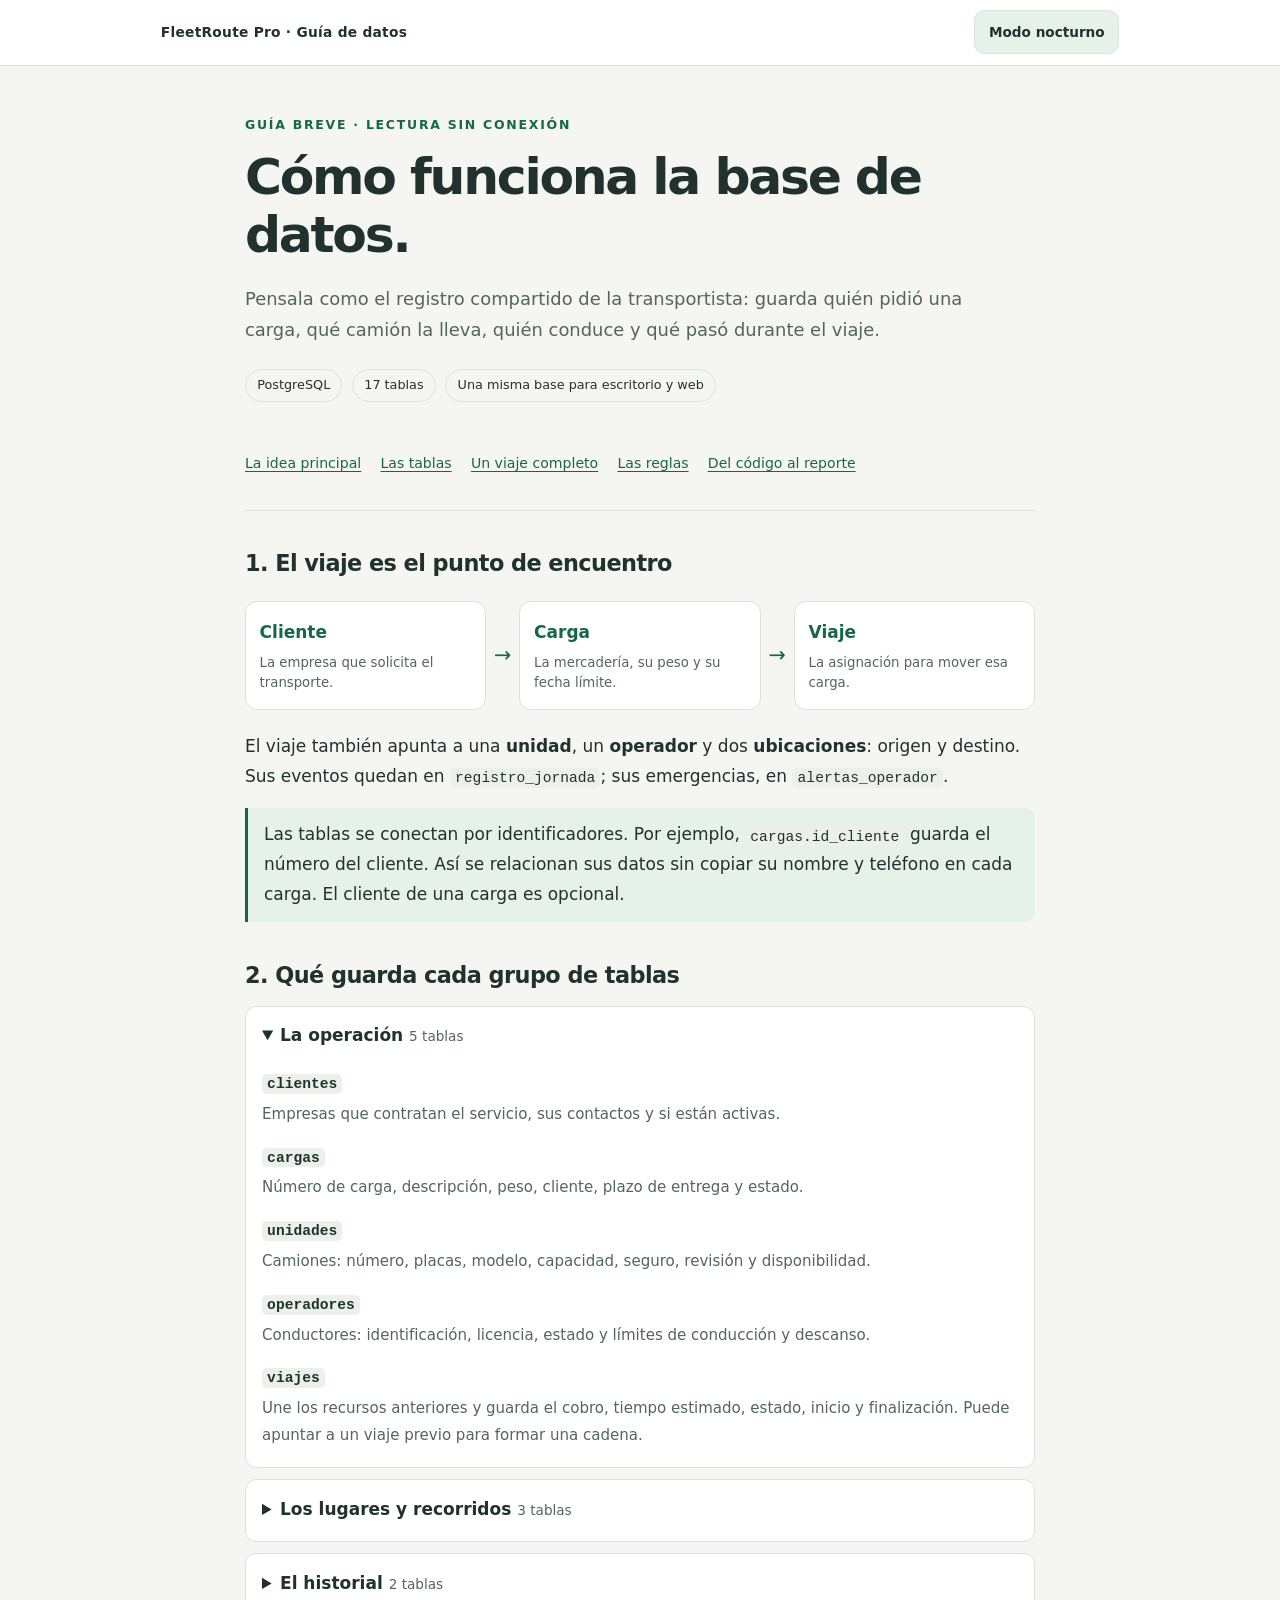
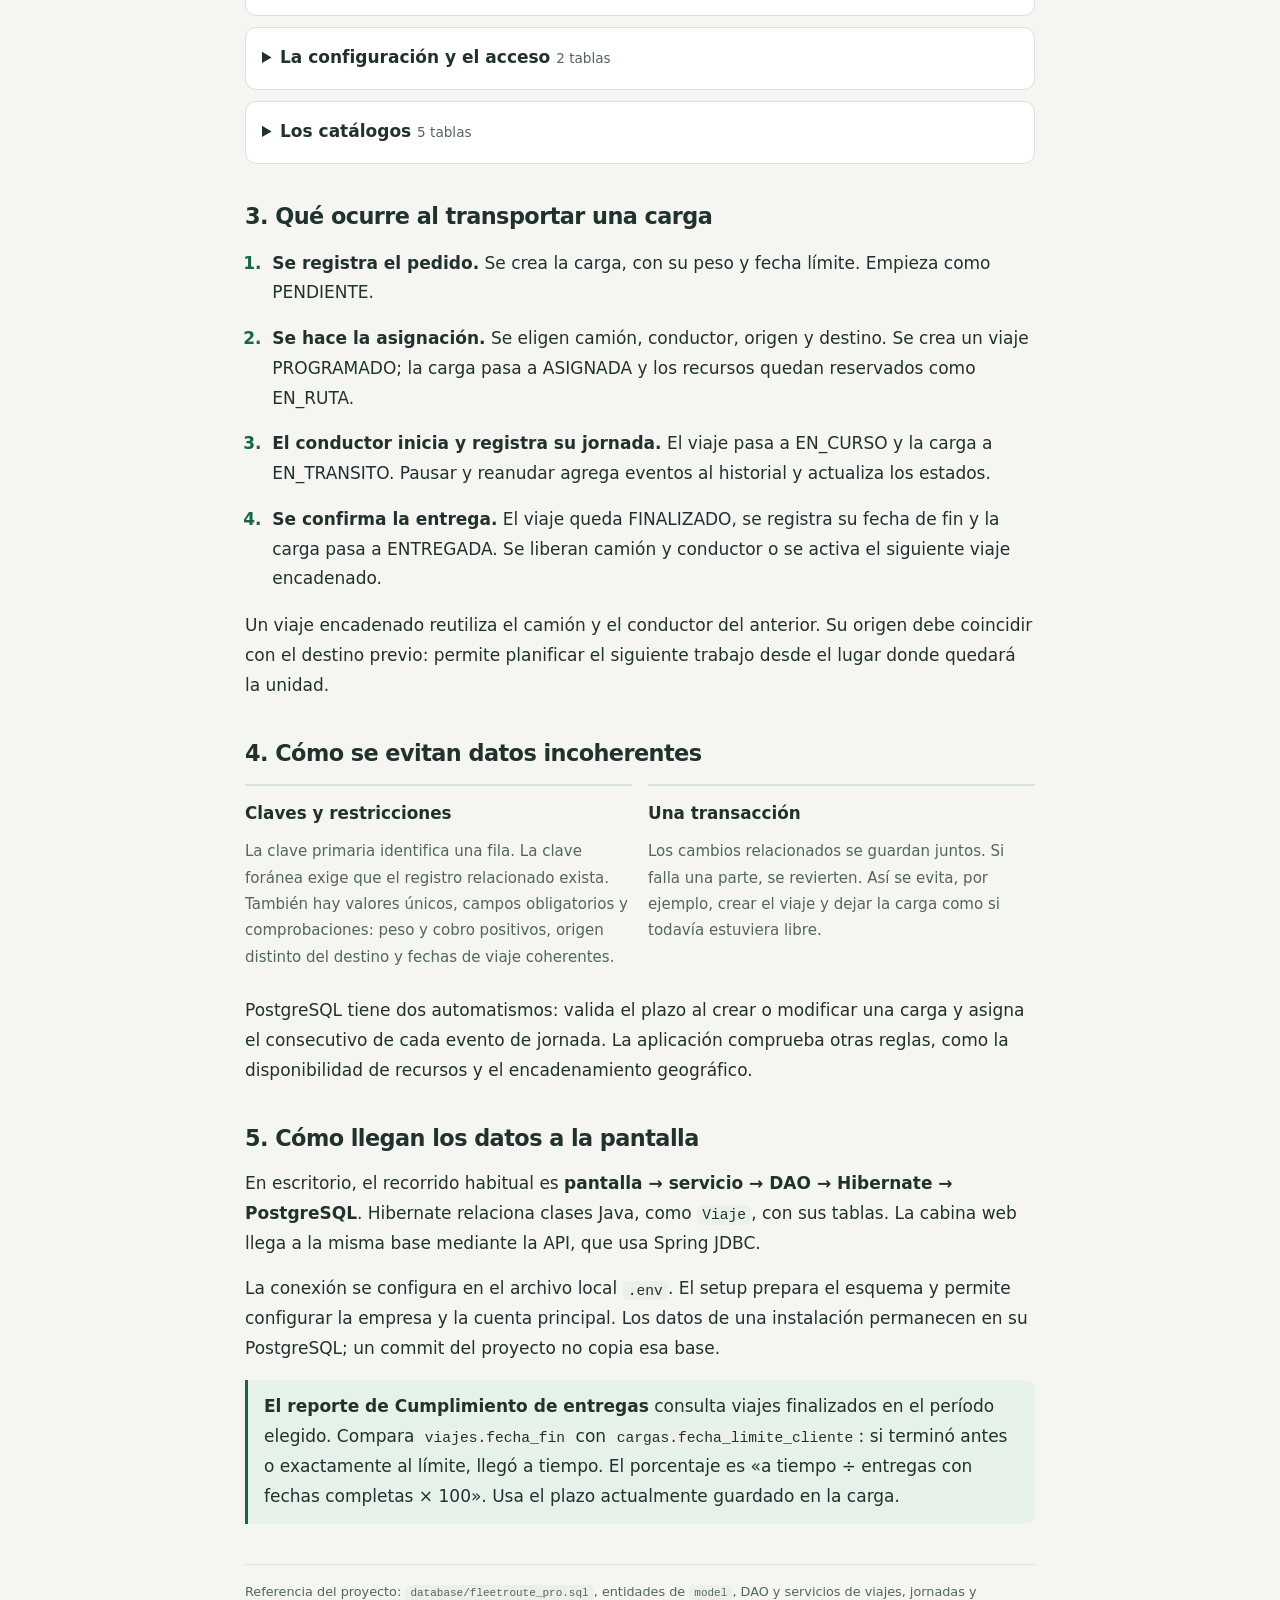
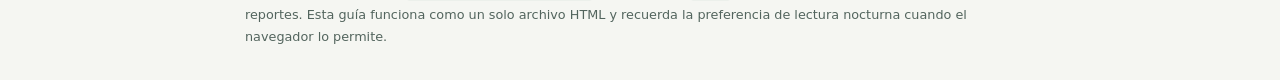
<file: docs/base-de-datos.html>
<!doctype html>
<html lang="es">
<head>
  <meta charset="utf-8">
  <meta name="viewport" content="width=device-width, initial-scale=1">
  <meta name="color-scheme" content="light dark">
  <meta name="description" content="Guía breve de las tablas, relaciones y flujo de datos de FleetRoute Pro.">
  <title>La base de datos · FleetRoute Pro</title>
  <script>
    try {
      const guardado = localStorage.getItem('fleetroute-guia-tema');
      if (guardado === 'claro' || guardado === 'noche') document.documentElement.dataset.tema = guardado;
    } catch (_) {}
  </script>
  <style>
    :root { color-scheme: light; --fondo:#f5f6f2; --papel:#fff; --texto:#21312d; --secundario:#53655e; --borde:#d9e2db; --acento:#17664a; --suave:#e6f1e9; --codigo:#ecf0eb; }
    :root[data-tema="noche"] { color-scheme:dark; --fondo:#131a19; --papel:#1c2522; --texto:#e9e8da; --secundario:#b3c0b5; --borde:#35443c; --acento:#9cd9b5; --suave:#25392d; --codigo:#293730; }
    @media (prefers-color-scheme:dark) {
      :root:not([data-tema="claro"]) { color-scheme:dark; --fondo:#131a19; --papel:#1c2522; --texto:#e9e8da; --secundario:#b3c0b5; --borde:#35443c; --acento:#9cd9b5; --suave:#25392d; --codigo:#293730; }
    }
    * { box-sizing:border-box; }
    html { scroll-behavior:smooth; scroll-padding-top:5rem; }
    body { margin:0; background:var(--fondo); color:var(--texto); font-family:system-ui,-apple-system,"Segoe UI",sans-serif; font-size:17px; line-height:1.75; }
    a { color:var(--acento); text-underline-offset:3px; }
    button, a { -webkit-tap-highlight-color:transparent; }
    :focus-visible { outline:3px solid var(--acento); outline-offset:4px; }
    .saltar { position:absolute; top:-6rem; left:1rem; padding:.5rem 1rem; background:var(--papel); z-index:3; }
    .saltar:focus { top:1rem; }
    .barra { position:sticky; top:0; z-index:2; background:var(--papel); border-bottom:1px solid var(--borde); }
    .barra-interior { max-width:1000px; margin:auto; padding:.65rem 1.3rem; display:flex; gap:1rem; align-items:center; justify-content:space-between; }
    .marca { font-size:.86rem; font-weight:750; letter-spacing:.02em; }
    button { min-height:44px; padding:.55rem .85rem; border:1px solid var(--borde); border-radius:.65rem; background:var(--suave); color:var(--texto); font:inherit; font-size:.85rem; font-weight:650; cursor:pointer; }
    main { width:min(100% - 2.5rem, 790px); margin:auto; padding:3rem 0 2rem; }
    .etiqueta { color:var(--acento); font-size:.78rem; font-weight:800; text-transform:uppercase; letter-spacing:.14em; }
    h1 { font-size:clamp(2rem,6vw,3.15rem); line-height:1.14; letter-spacing:-.045em; margin:.8rem 0 1.2rem; max-width:20ch; }
    .intro { font-size:1.12rem; color:var(--secundario); max-width:63ch; }
    .datos { display:flex; gap:.6rem; flex-wrap:wrap; margin:1.5rem 0; }
    .datos span { border:1px solid var(--borde); border-radius:99px; padding:.25rem .7rem; font-size:.8rem; }
    nav { display:flex; flex-wrap:wrap; gap:.3rem 1.2rem; padding:1rem 0 1.5rem; font-size:.88rem; border-bottom:1px solid var(--borde); }
    nav a { min-height:44px; display:inline-flex; align-items:center; }
    section { margin-top:2.4rem; }
    h2 { font-size:1.4rem; line-height:1.3; letter-spacing:-.025em; margin:0 0 1rem; }
    h3 { font-size:1.05rem; margin:0 0 .5rem; }
    p { margin:.65rem 0 1rem; }
    code { font-family:ui-monospace,SFMono-Regular,Consolas,monospace; font-size:.86em; background:var(--codigo); padding:.12rem .32rem; border-radius:.3rem; overflow-wrap:anywhere; }
    .mapa { display:grid; grid-template-columns:1fr auto 1fr auto 1fr; gap:.5rem; align-items:center; margin:1.4rem 0; }
    .nodo { padding:1rem .85rem; background:var(--papel); border:1px solid var(--borde); border-radius:.75rem; min-width:0; }
    .nodo strong { display:block; color:var(--acento); }
    .nodo small { display:block; font-size:.83rem; color:var(--secundario); line-height:1.5; margin-top:.35rem; }
    .flecha { color:var(--acento); font-size:1.3rem; }
    .nota { border-left:3px solid var(--acento); background:var(--suave); padding:.8rem 1rem; border-radius:0 .6rem .6rem 0; }
    .nota p { margin:0; }
    details { padding:.9rem 1rem; background:var(--papel); border:1px solid var(--borde); border-radius:.7rem; margin:.7rem 0; }
    summary { cursor:pointer; font-weight:750; min-height:32px; }
    summary span { color:var(--secundario); font-weight:450; font-size:.85rem; }
    dl { margin:.8rem 0 .3rem; }
    dt { margin-top:.9rem; font-weight:650; }
    dd { margin:.2rem 0 0; color:var(--secundario); font-size:.94rem; }
    .pasos { padding-left:1.4rem; }
    .pasos li { padding-left:.3rem; margin:1rem 0; }
    .pasos li::marker { color:var(--acento); font-weight:800; }
    .conceptos { display:grid; grid-template-columns:1fr 1fr; gap:1rem; }
    .concepto { border-top:2px solid var(--borde); padding-top:.8rem; }
    .concepto p { font-size:.94rem; color:var(--secundario); }
    footer { margin-top:2.5rem; padding-top:1rem; border-top:1px solid var(--borde); font-size:.8rem; color:var(--secundario); }
    @media (max-width:540px) {
      body { font-size:16px; }
      main { width:calc(100% - 2rem); padding-top:2rem; }
      .barra-interior { padding:.55rem 1rem; }
      .marca { max-width:13ch; line-height:1.3; }
      .mapa { grid-template-columns:1fr; gap:.2rem; }
      .flecha { transform:rotate(90deg); justify-self:center; line-height:1.4; }
      .conceptos { grid-template-columns:1fr; gap:.3rem; }
      details { padding:.85rem; }
      summary span { display:block; margin-left:1rem; }
    }
    @media (prefers-reduced-motion:reduce) { html { scroll-behavior:auto; } }
    @media print {
      :root { --fondo:#fff!important; --papel:#fff!important; --texto:#111!important; --secundario:#333!important; --borde:#ccc!important; --acento:#164c36!important; --suave:#f2f5f2!important; --codigo:#f1f1f1!important; }
      .barra,nav,.saltar { display:none; }
      main { width:100%; padding:0; }
      body { font-size:11pt; }
      h1 { font-size:26pt; }
      details,.nodo,.concepto { break-inside:avoid; }
    }
  </style>
</head>
<body>
  <a class="saltar" href="#contenido">Saltar al contenido</a>
  <header class="barra">
    <div class="barra-interior">
      <span class="marca">FleetRoute Pro · Guía de datos</span>
      <button id="tema" type="button" aria-pressed="false">Modo nocturno</button>
    </div>
  </header>
  <main id="contenido">
    <div class="etiqueta">Guía breve · Lectura sin conexión</div>
    <h1>Cómo funciona la base de datos.</h1>
    <p class="intro">Pensala como el registro compartido de la transportista: guarda quién pidió una carga, qué camión la lleva, quién conduce y qué pasó durante el viaje.</p>
    <div class="datos"><span>PostgreSQL</span><span>17 tablas</span><span>Una misma base para escritorio y web</span></div>
    <nav aria-label="Contenido de la guía">
      <a href="#relaciones">La idea principal</a><a href="#tablas">Las tablas</a><a href="#recorrido">Un viaje completo</a><a href="#reglas">Las reglas</a><a href="#codigo">Del código al reporte</a>
    </nav>

    <section id="relaciones">
      <h2>1. El viaje es el punto de encuentro</h2>
      <div class="mapa" aria-label="Un cliente tiene cargas y cada carga puede aparecer en viajes">
        <div class="nodo"><strong>Cliente</strong><small>La empresa que solicita el transporte.</small></div>
        <span class="flecha" aria-hidden="true">→</span>
        <div class="nodo"><strong>Carga</strong><small>La mercadería, su peso y su fecha límite.</small></div>
        <span class="flecha" aria-hidden="true">→</span>
        <div class="nodo"><strong>Viaje</strong><small>La asignación para mover esa carga.</small></div>
      </div>
      <p>El viaje también apunta a una <strong>unidad</strong>, un <strong>operador</strong> y dos <strong>ubicaciones</strong>: origen y destino. Sus eventos quedan en <code>registro_jornada</code>; sus emergencias, en <code>alertas_operador</code>.</p>
      <aside class="nota"><p>Las tablas se conectan por identificadores. Por ejemplo, <code>cargas.id_cliente</code> guarda el número del cliente. Así se relacionan sus datos sin copiar su nombre y teléfono en cada carga. El cliente de una carga es opcional.</p></aside>
    </section>

    <section id="tablas">
      <h2>2. Qué guarda cada grupo de tablas</h2>
      <details open>
        <summary>La operación <span>5 tablas</span></summary>
        <dl>
          <dt><code>clientes</code></dt><dd>Empresas que contratan el servicio, sus contactos y si están activas.</dd>
          <dt><code>cargas</code></dt><dd>Número de carga, descripción, peso, cliente, plazo de entrega y estado.</dd>
          <dt><code>unidades</code></dt><dd>Camiones: número, placas, modelo, capacidad, seguro, revisión y disponibilidad.</dd>
          <dt><code>operadores</code></dt><dd>Conductores: identificación, licencia, estado y límites de conducción y descanso.</dd>
          <dt><code>viajes</code></dt><dd>Une los recursos anteriores y guarda el cobro, tiempo estimado, estado, inicio y finalización. Puede apuntar a un viaje previo para formar una cadena.</dd>
        </dl>
      </details>
      <details>
        <summary>Los lugares y recorridos <span>3 tablas</span></summary>
        <dl>
          <dt><code>ubicaciones</code></dt><dd>Lugares con país, departamento y coordenadas para el mapa.</dd>
          <dt><code>rutas</code></dt><dd>Pares de origen y destino con tiempo estimado y precio sugerido. El viaje guarda sus propias ubicaciones, tiempo y cobro; no tiene una columna <code>id_ruta</code>.</dd>
          <dt><code>paises_habilitados</code></dt><dd>Países disponibles para configurar y seleccionar ubicaciones.</dd>
        </dl>
      </details>
      <details>
        <summary>El historial <span>2 tablas</span></summary>
        <dl>
          <dt><code>registro_jornada</code></dt><dd>Bitácora ordenada de inicio, pausa, reanudación y entrega. Cada evento tiene hora, observación y un consecutivo dentro de su viaje.</dd>
          <dt><code>alertas_operador</code></dt><dd>Emergencias con viaje, conductor, unidad, ubicación, mensaje, hora y una marca que indica si fueron atendidas.</dd>
        </dl>
      </details>
      <details>
        <summary>La configuración y el acceso <span>2 tablas</span></summary>
        <dl>
          <dt><code>empresa</code></dt><dd>Datos de la transportista, moneda y zona horaria que usa la aplicación.</dd>
          <dt><code>usuarios</code></dt><dd>Cuentas ADMIN y OPERADOR. Una cuenta de operador se relaciona con su conductor. Guarda un hash BCrypt de la contraseña y permisos, incluido el acceso a reportes financieros.</dd>
        </dl>
      </details>
      <details>
        <summary>Los catálogos <span>5 tablas</span></summary>
        <p><code>cat_estado_unidad</code>, <code>cat_estado_operador</code>, <code>cat_estado_carga</code>, <code>cat_estado_viaje</code> y <code>cat_tipo_evento</code> contienen las opciones válidas de estado o evento. Las demás tablas guardan el identificador de esa opción.</p>
      </details>
    </section>

    <section id="recorrido">
      <h2>3. Qué ocurre al transportar una carga</h2>
      <ol class="pasos">
        <li><strong>Se registra el pedido.</strong> Se crea la carga, con su peso y fecha límite. Empieza como PENDIENTE.</li>
        <li><strong>Se hace la asignación.</strong> Se eligen camión, conductor, origen y destino. Se crea un viaje PROGRAMADO; la carga pasa a ASIGNADA y los recursos quedan reservados como EN_RUTA.</li>
        <li><strong>El conductor inicia y registra su jornada.</strong> El viaje pasa a EN_CURSO y la carga a EN_TRANSITO. Pausar y reanudar agrega eventos al historial y actualiza los estados.</li>
        <li><strong>Se confirma la entrega.</strong> El viaje queda FINALIZADO, se registra su fecha de fin y la carga pasa a ENTREGADA. Se liberan camión y conductor o se activa el siguiente viaje encadenado.</li>
      </ol>
      <p>Un viaje encadenado reutiliza el camión y el conductor del anterior. Su origen debe coincidir con el destino previo: permite planificar el siguiente trabajo desde el lugar donde quedará la unidad.</p>
    </section>

    <section id="reglas">
      <h2>4. Cómo se evitan datos incoherentes</h2>
      <div class="conceptos">
        <div class="concepto"><h3>Claves y restricciones</h3><p>La clave primaria identifica una fila. La clave foránea exige que el registro relacionado exista. También hay valores únicos, campos obligatorios y comprobaciones: peso y cobro positivos, origen distinto del destino y fechas de viaje coherentes.</p></div>
        <div class="concepto"><h3>Una transacción</h3><p>Los cambios relacionados se guardan juntos. Si falla una parte, se revierten. Así se evita, por ejemplo, crear el viaje y dejar la carga como si todavía estuviera libre.</p></div>
      </div>
      <p>PostgreSQL tiene dos automatismos: valida el plazo al crear o modificar una carga y asigna el consecutivo de cada evento de jornada. La aplicación comprueba otras reglas, como la disponibilidad de recursos y el encadenamiento geográfico.</p>
    </section>

    <section id="codigo">
      <h2>5. Cómo llegan los datos a la pantalla</h2>
      <p>En escritorio, el recorrido habitual es <strong>pantalla → servicio → DAO → Hibernate → PostgreSQL</strong>. Hibernate relaciona clases Java, como <code>Viaje</code>, con sus tablas. La cabina web llega a la misma base mediante la API, que usa Spring JDBC.</p>
      <p>La conexión se configura en el archivo local <code>.env</code>. El setup prepara el esquema y permite configurar la empresa y la cuenta principal. Los datos de una instalación permanecen en su PostgreSQL; un commit del proyecto no copia esa base.</p>
      <aside class="nota"><p><strong>El reporte de Cumplimiento de entregas</strong> consulta viajes finalizados en el período elegido. Compara <code>viajes.fecha_fin</code> con <code>cargas.fecha_limite_cliente</code>: si terminó antes o exactamente al límite, llegó a tiempo. El porcentaje es «a tiempo ÷ entregas con fechas completas × 100». Usa el plazo actualmente guardado en la carga.</p></aside>
    </section>
    <footer>Referencia del proyecto: <code>database/fleetroute_pro.sql</code>, entidades de <code>model</code>, DAO y servicios de viajes, jornadas y reportes. Esta guía funciona como un solo archivo HTML y recuerda la preferencia de lectura nocturna cuando el navegador lo permite.</footer>
  </main>
  <script>
    (() => {
      const raiz = document.documentElement;
      const boton = document.getElementById('tema');
      const sistema = window.matchMedia('(prefers-color-scheme: dark)');
      const nocturno = () => raiz.dataset.tema ? raiz.dataset.tema === 'noche' : sistema.matches;
      const actualizar = () => {
        const activo = nocturno();
        boton.setAttribute('aria-pressed', String(activo));
        boton.textContent = activo ? 'Modo claro' : 'Modo nocturno';
        boton.setAttribute('aria-label', activo ? 'Cambiar al modo claro' : 'Activar lectura nocturna');
      };
      boton.addEventListener('click', () => {
        raiz.dataset.tema = nocturno() ? 'claro' : 'noche';
        try { localStorage.setItem('fleetroute-guia-tema', raiz.dataset.tema); } catch (_) {}
        actualizar();
      });
      sistema.addEventListener('change', actualizar);
      const expandir = () => document.querySelectorAll('details').forEach(elemento => {
        elemento.dataset.abierto = String(elemento.open); elemento.open = true;
      });
      window.addEventListener('beforeprint', expandir);
      window.addEventListener('afterprint', () => document.querySelectorAll('details').forEach(elemento => {
        elemento.open = elemento.dataset.abierto === 'true';
      }));
      actualizar();
    })();
  </script>
</body>
</html>
</file>
